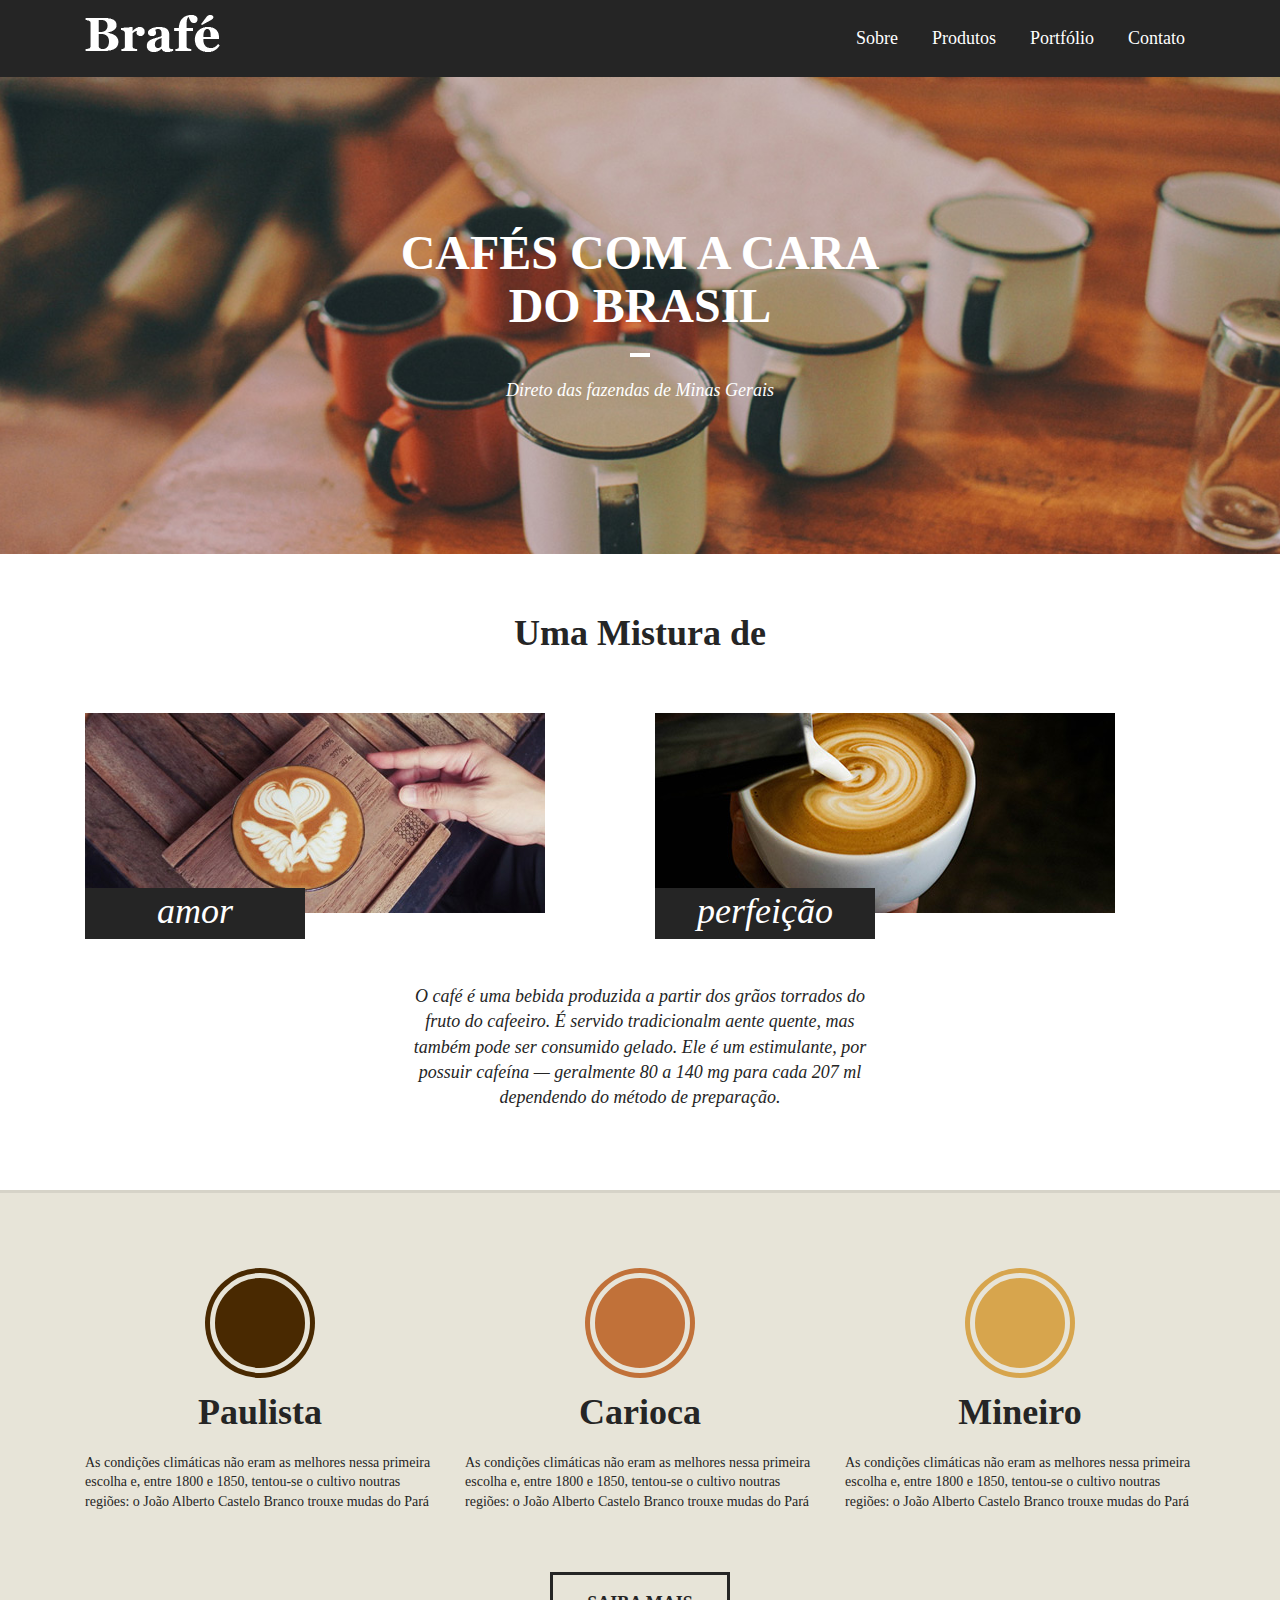
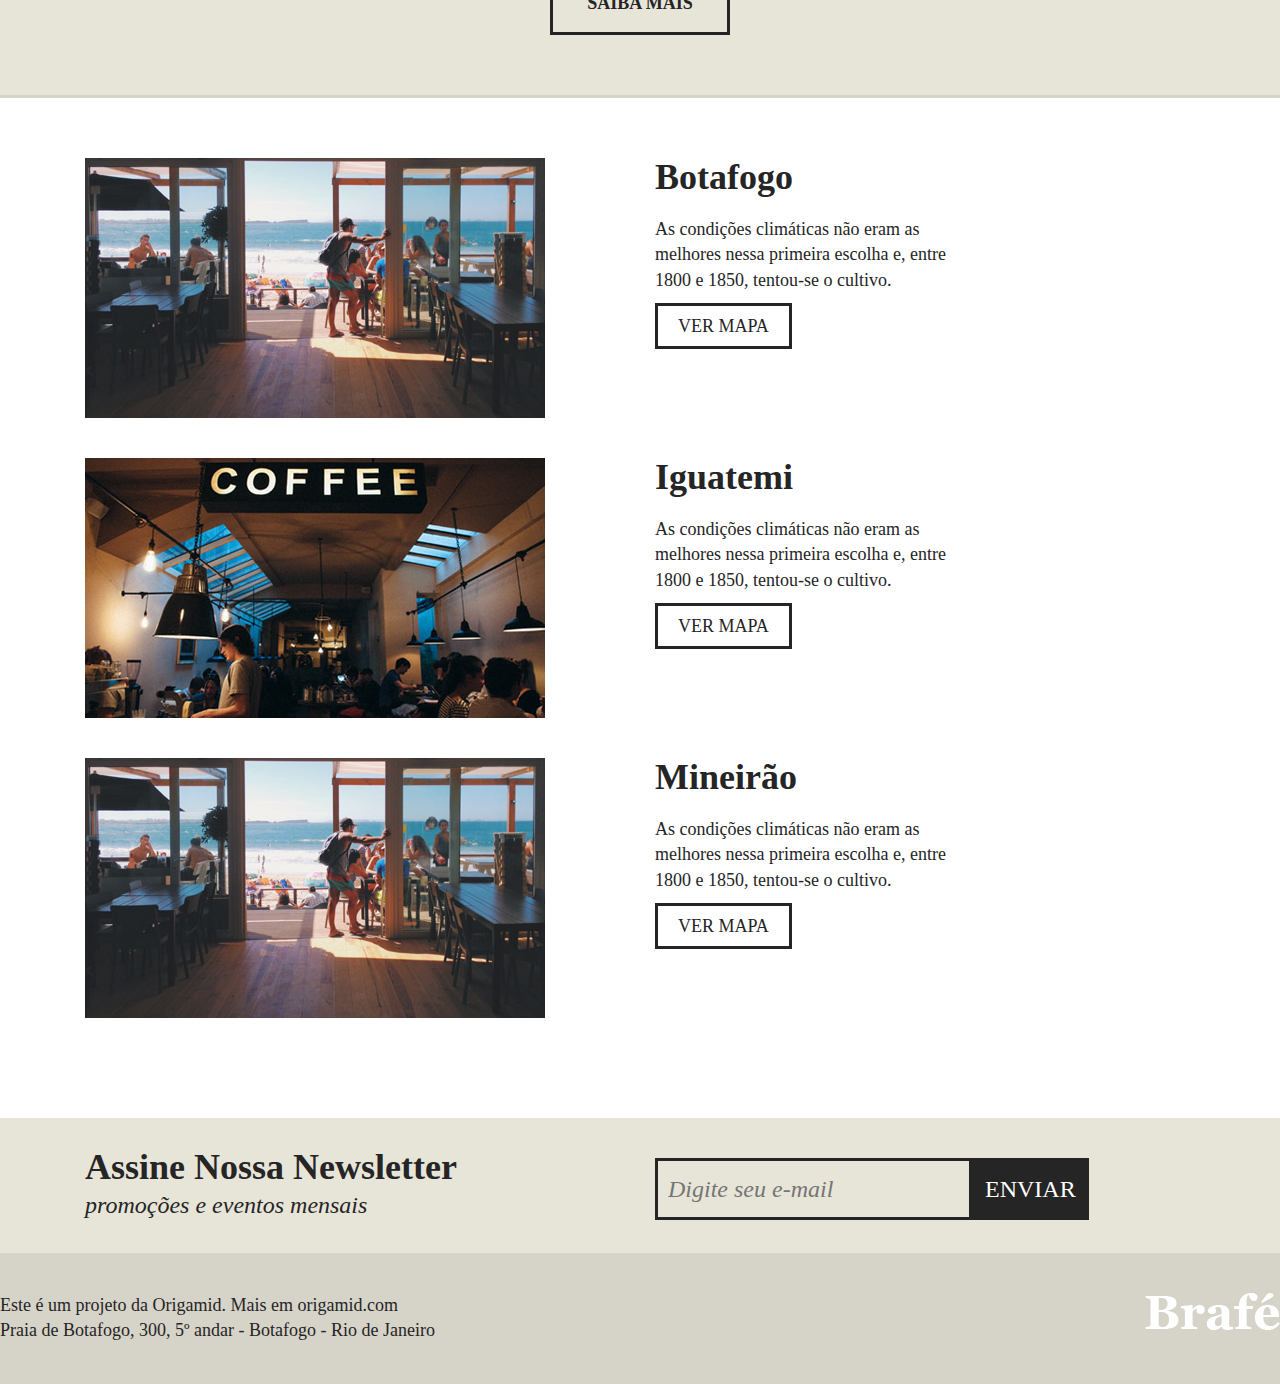
<file: brafe-1-bootstrap/index.html>
<!DOCTYPE html>
<html>

<head>
	<title>Brafé 1</title>
	<meta charset="utf-8">
	<meta name="viewport" content="width=device-width, initial-scale=1, shrink-to-fit=no">
	<link rel="stylesheet" type="text/css" href="css/bootstrap.min.css">
	<link rel="stylesheet" type="text/css" href="css/style.css">
</head>

<body>

	<header class="menu">
		<div class="container">
			<div class="row">
				<a class="menu-logo col-md-4" href="#"><img src="img/brafe.png" alt="Brafé"></a>
				<nav class="menu-nav col-md-8">
					<ul>
						<li><a href="#">Sobre</a></li>
						<li><a href="#">Produtos</a></li>
						<li><a href="#">Portfólio</a></li>
						<li><a href="#">Contato</a></li>
					</ul>
				</nav>
			</div>
		</div>
	</header>

	<main class="intro">
		<h1>Cafés com a cara<br>do Brasil</h1>
		<p>Direto das fazendas de Minas Gerais</p>
	</main>

	<section class="sobre container">
		<h2>Uma Mistura de</h2>
		<div class="row">
			<div class="sobre-item col-sm">
				<img src="img/cafe-1.jpg">
				<h3>amor</h3>
			</div>
			<div class="sobre-item col-sm">
				<img src="img/cafe-2.jpg">
				<h3>perfeição</h3>
			</div>
		</div>
		<p>O café é uma bebida produzida a partir dos grãos torrados do fruto do cafeeiro. É servido tradicionalm
			aente quente, mas também pode ser consumido gelado. Ele é um estimulante, por possuir cafeína — geralmente
			80 a 140 mg para cada 207 ml dependendo do método de preparação.</p>
	</section>

	<section class="produtos">
		<div class="container">
			<div class="row">
				<div class="produtos-item col-sm">
					<h2 class="produtos-paulista">Paulista</h2>
					<p>As condições climáticas não eram as melhores nessa primeira escolha e, entre 1800 e 1850,
						tentou-se o
						cultivo noutras regiões: o João Alberto Castelo Branco trouxe mudas do Pará</p>
				</div>
				<div class="produtos-item col-sm">
					<h2 class="produtos-carioca">Carioca</h2>
					<p>As condições climáticas não eram as melhores nessa primeira escolha e, entre 1800 e 1850,
						tentou-se o
						cultivo noutras regiões: o João Alberto Castelo Branco trouxe mudas do Pará</p>
				</div>
				<div class="produtos-item col-sm">
					<h2 class="produtos-mineiro">Mineiro</h2>
					<p>As condições climáticas não eram as melhores nessa primeira escolha e, entre 1800 e 1850,
						tentou-se o
						cultivo noutras regiões: o João Alberto Castelo Branco trouxe mudas do Pará</p>
				</div>
			</div>
			<a class="produtos-btn" href="#">Saiba Mais</a>
		</div>
	</section>

	<section class="locais container">
		<div class="locais-item row">
			<div class="col-sm">
				<img src="img/botafogo.jpg" alt="Brafé unidade Botafogo">
			</div>
			<div class="col-sm">
				<h2>Botafogo</h2>
				<p>As condições climáticas não eram as melhores nessa primeira escolha e, entre 1800 e 1850, tentou-se o
					cultivo.</p>
				<a href="#">Ver Mapa</a>
			</div>
		</div>

		<div class="locais-item row">
			<div class="col-sm">
				<img src="img/iguatemi.jpg" alt="Brafé unidade Iguatemi">
			</div>
			<div class="col-sm">
				<h2>Iguatemi</h2>
				<p>As condições climáticas não eram as melhores nessa primeira escolha e, entre 1800 e 1850, tentou-se o
					cultivo.</p>
				<a href="#">Ver Mapa</a>
			</div>
		</div>

		<div class="locais-item row">
			<div class="col-sm">
				<img src="img/botafogo.jpg" alt="Brafé unidade Mineirão">
			</div>
			<div class="col-sm">
				<h2>Mineirão</h2>
				<p>As condições climáticas não eram as melhores nessa primeira escolha e, entre 1800 e 1850, tentou-se o
					cultivo.</p>
				<a href="#">Ver Mapa</a>
			</div>
		</div>
	</section>

	<section class="assine">
		<div class="container">
			<div class="row">
				<div class="assine-info col-sm">
					<h2>Assine Nossa Newsletter</h2>
					<p>promoções e eventos mensais</p>
				</div>
				<form class="col-sm">
					<label>E-mail</label>
					<input type="text" placeholder="Digite seu e-mail">
					<button type="submit">Enviar</button>
				</form>
			</div>
		</div>
	</section>

	<footer class="footer">
		<div class="container"></div>
		<div class="row">
			<p class="col-sm-8">Este é um projeto da Origamid. Mais em origamid.com<br>Praia de Botafogo, 300, 5º andar
				-
				Botafogo - Rio
				de Janeiro</p>
			<div class="col-sm">
				<img src="img/brafe.png" alt="Brafé">
			</div>
		</div>
		</div>
	</footer>

</body>

</html>
</file>
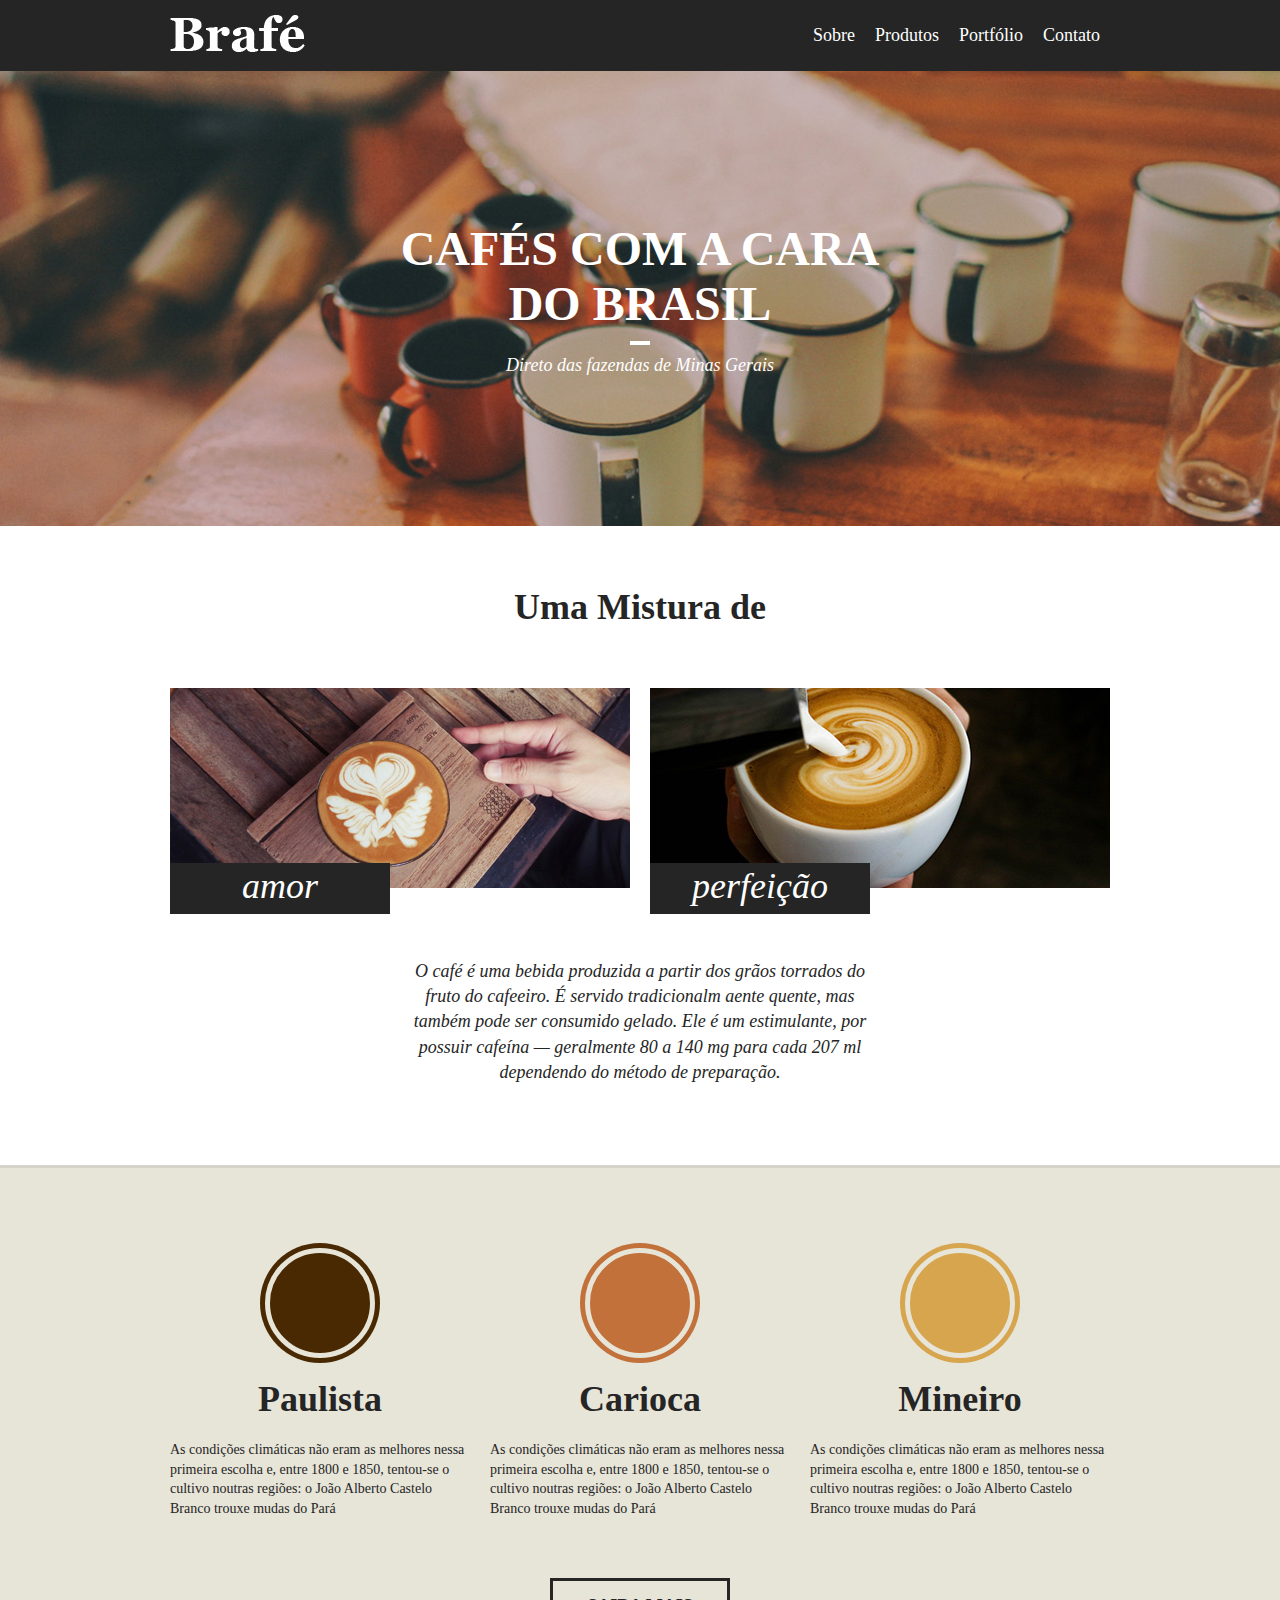
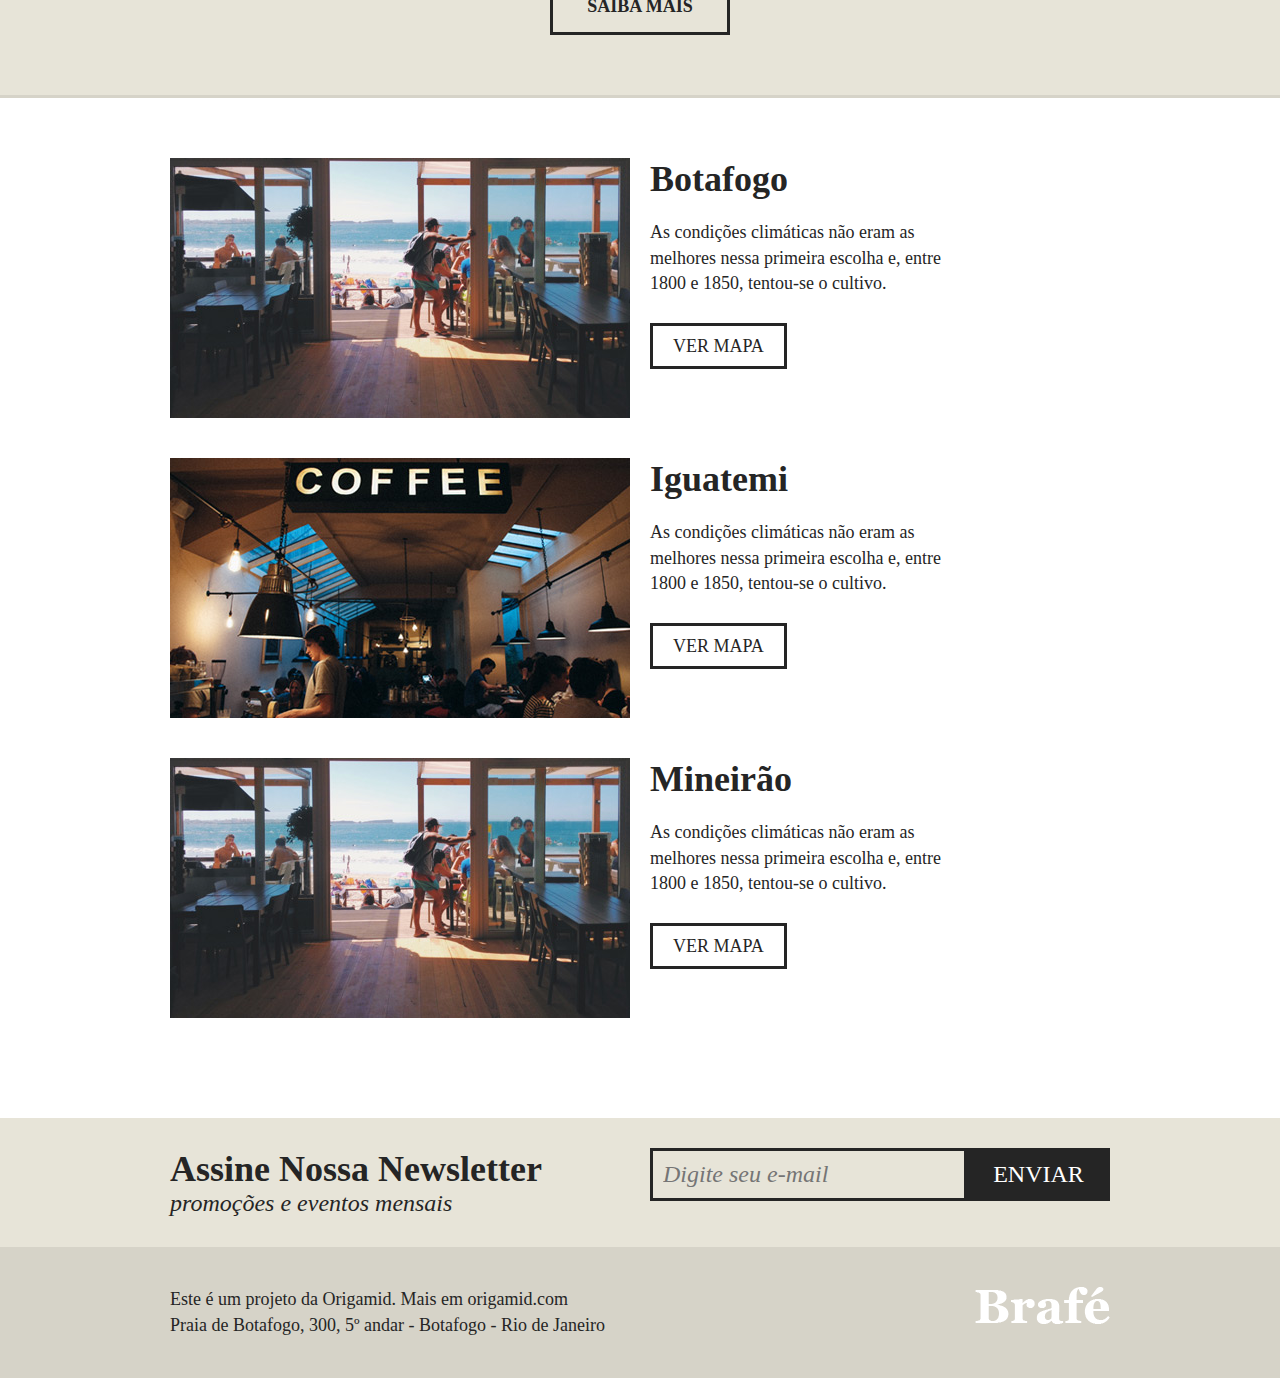
<file: brafe-1-flexbox/index.html>
<!DOCTYPE html>
<html>

<head>
	<title>Brafé 1</title>
	<meta charset="utf-8">
	<meta name="viewport" content="width=device-width, initial-scale=1, shrink-to-fit=no">
	<link rel="stylesheet" type="text/css" href="css/style.css">
</head>

<body>

	<header class="menu">
		<div class="container">
			<a class="menu-logo" href="#"><img src="img/brafe.png" alt="Brafé"></a>
			<nav class="menu-nav">
				<ul>
					<li><a href="#">Sobre</a></li>
					<li><a href="#">Produtos</a></li>
					<li><a href="#">Portfólio</a></li>
					<li><a href="#">Contato</a></li>
				</ul>
			</nav>
		</div>
	</header>

	<main class="intro">
		<h1>Cafés com a cara<br>do Brasil</h1>
		<p>Direto das fazendas de Minas Gerais</p>
	</main>

	<section class="sobre">
		<h2>Uma Mistura de</h2>
		<div class="container">
			<div class="sobre-item">
				<img src="img/cafe-1.jpg">
				<h3>amor</h3>
			</div>
			<div class="sobre-item">
				<img src="img/cafe-2.jpg">
				<h3>perfeição</h3>
			</div>
		</div>
		<p>O café é uma bebida produzida a partir dos grãos torrados do fruto do cafeeiro. É servido tradicionalm
			aente quente, mas também pode ser consumido gelado. Ele é um estimulante, por possuir cafeína — geralmente
			80 a 140 mg para cada 207 ml dependendo do método de preparação.</p>
	</section>

	<section class="produtos">
		<div class="container">
			<div class="produtos-item">
				<h2 class="produtos-paulista">Paulista</h2>
				<p>As condições climáticas não eram as melhores nessa primeira escolha e, entre 1800 e 1850, tentou-se o
					cultivo noutras regiões: o João Alberto Castelo Branco trouxe mudas do Pará</p>
			</div>
			<div class="produtos-item">
				<h2 class="produtos-carioca">Carioca</h2>
				<p>As condições climáticas não eram as melhores nessa primeira escolha e, entre 1800 e 1850, tentou-se o
					cultivo noutras regiões: o João Alberto Castelo Branco trouxe mudas do Pará</p>
			</div>
			<div class="produtos-item">
				<h2 class="produtos-mineiro">Mineiro</h2>
				<p>As condições climáticas não eram as melhores nessa primeira escolha e, entre 1800 e 1850, tentou-se o
					cultivo noutras regiões: o João Alberto Castelo Branco trouxe mudas do Pará</p>
			</div>
		</div>
		<a class="produtos-btn" href="#">Saiba Mais</a>
	</section>

	<section class="locais">
		<div class="locais-item container">
			<div class="locais-img">
				<img src="img/botafogo.jpg" alt="Brafé unidade Botafogo">
			</div>
			<div class="locais-info">
				<h2>Botafogo</h2>
				<p>As condições climáticas não eram as melhores nessa primeira escolha e, entre 1800 e 1850, tentou-se o
					cultivo.</p>
				<a href="#">Ver Mapa</a>
			</div>
		</div>

		<div class="locais-item container">
			<div class="locais-img">
				<img src="img/iguatemi.jpg" alt="Brafé unidade Iguatemi">
			</div>
			<div class="locais-info">
				<h2>Iguatemi</h2>
				<p>As condições climáticas não eram as melhores nessa primeira escolha e, entre 1800 e 1850, tentou-se o
					cultivo.</p>
				<a href="#">Ver Mapa</a>
			</div>
		</div>

		<div class="locais-item container">
			<div class="locais-img">
				<img src="img/botafogo.jpg" alt="Brafé unidade Mineirão">
			</div>
			<div class="locais-info">
				<h2>Mineirão</h2>
				<p>As condições climáticas não eram as melhores nessa primeira escolha e, entre 1800 e 1850, tentou-se o
					cultivo.</p>
				<a href="#">Ver Mapa</a>
			</div>
		</div>

	</section>

	<section class="assine">
		<div class="container">
			<div class="assine-info">
				<h2>Assine Nossa Newsletter</h2>
				<p>promoções e eventos mensais</p>
			</div>
			<form>
				<label>E-mail</label>
				<input type="text" placeholder="Digite seu e-mail">
				<button type="submit">Enviar</button>
			</form>
		</div>
	</section>

	<footer class="footer">
		<div class="container">
			<p>Este é um projeto da Origamid. Mais em origamid.com<br>Praia de Botafogo, 300, 5º andar - Botafogo - Rio
				de Janeiro</p>
			<div class="footer-img">
				<img src="img/brafe.png" alt="Brafé">
			</div>
		</div>
	</footer>

</body>

</html>
</file>
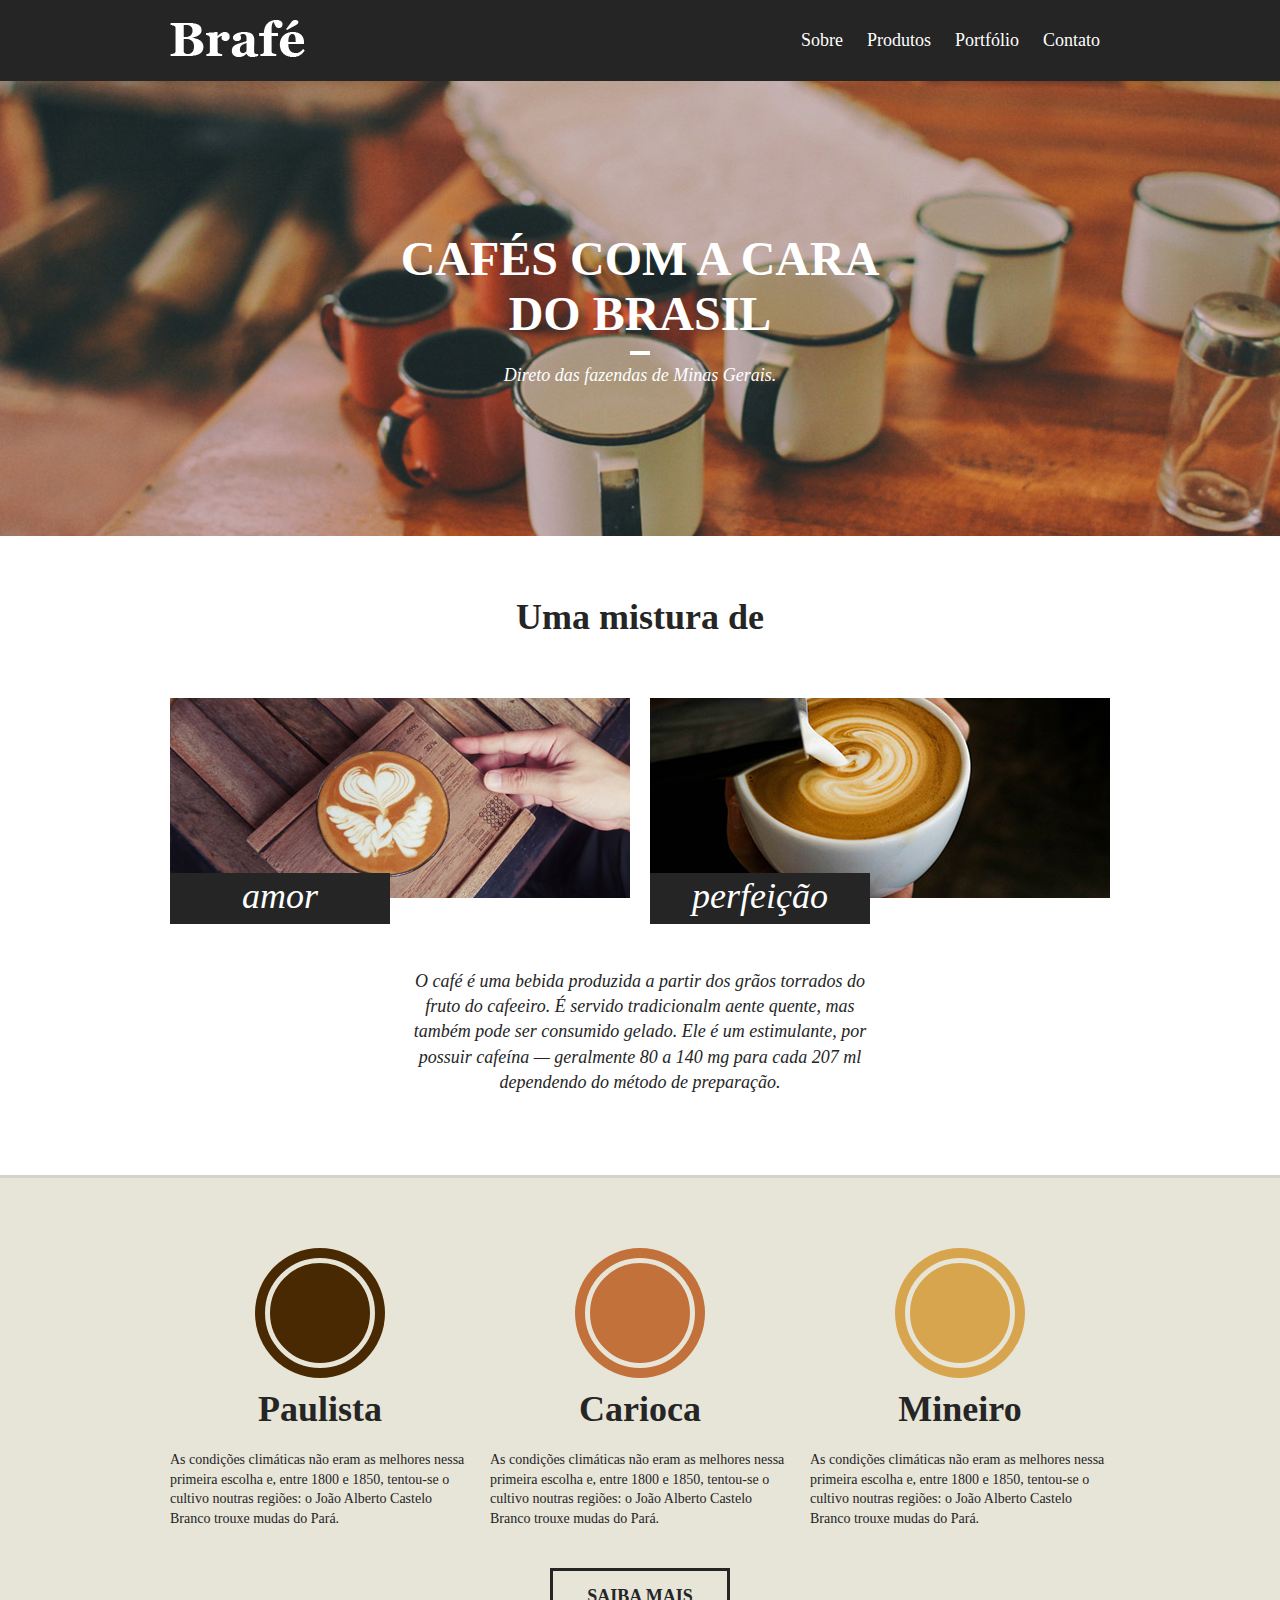
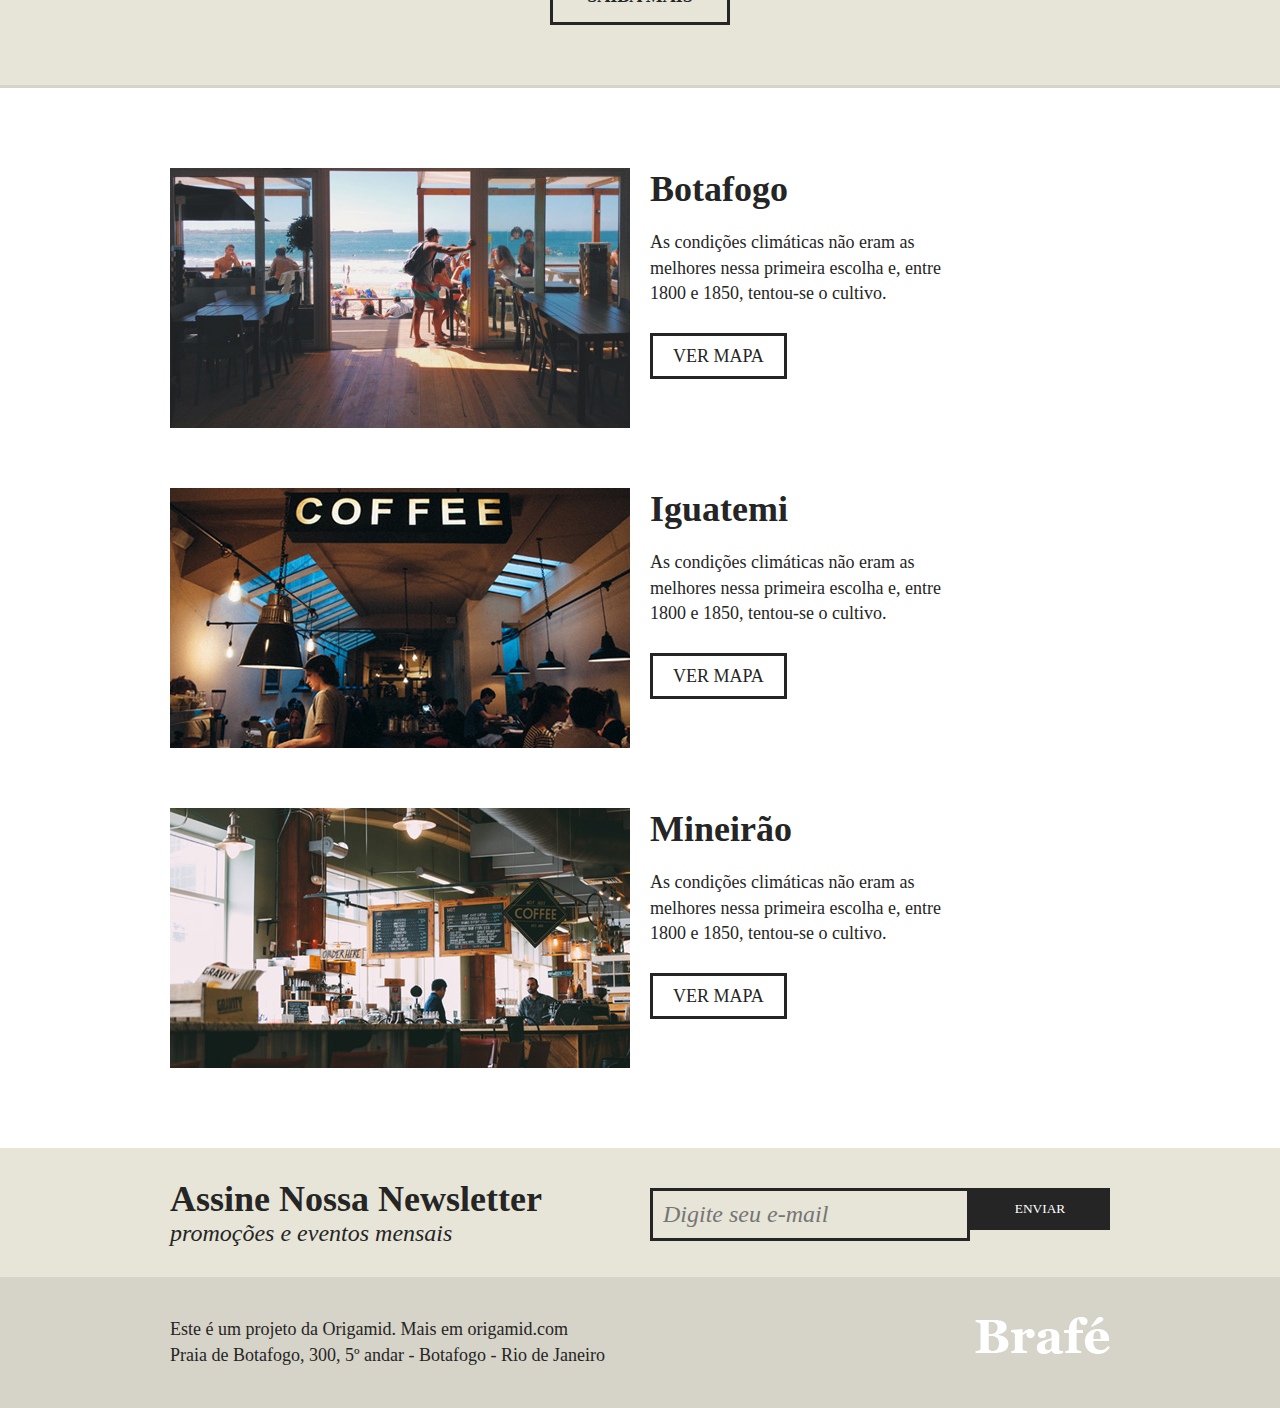
<file: brafe-1-puro/index.html>
<!DOCTYPE html>
<html>

<head>
    <title>Brafé 1</title>
    <meta charset="utf-8">
    <meta name="viewport" content="width=device=width, initial-scale=1, shrink-to-fit=no">
    <link rel="stylesheet" type="text/css" href="css/style.css">
</head>

<body>
    <header class="menu">
        <div class="menu-container">
            <a class="menu-logo" href="#"><img src="img/brafe.png" alt="Brafé"></a>
            <nav class="menu-nav">
                <ul>
                    <li><a href="#">Sobre</a></li>
                    <li><a href="#">Produtos</a></li>
                    <li><a href="#">Portfólio</a></li>
                    <li><a href="#">Contato</a></li>
                </ul>
            </nav>
        </div>
    </header>

    <main class="intro">
        <h1>Cafés com a cara <br>do Brasil</h1>
        <p>Direto das fazendas de Minas Gerais.</p>
    </main>

    <section class="sobre">
        <h2>Uma mistura de</h2>
        <div class="sobre-container">
            <div class="sobre-item">
                <img src="img/cafe-1.jpg">
                <h3>amor</h3>
            </div>
            <div class="sobre-item">
                <img src="img/cafe-2.jpg">
                <h3>perfeição</h3>
            </div>
        </div>
        <p>
            O café é uma bebida produzida a partir dos grãos torrados do fruto do cafeeiro. É servido tradicionalm
            aente quente, mas também pode ser consumido gelado. Ele é um estimulante, por possuir cafeína — geralmente
            80 a 140 mg para cada 207 ml dependendo do método de preparação.
        </p>
    </section>

    <section class="produtos">
        <div class="produtos-container">
            <div class="produtos-item">
                <h2 class="produtos-paulista">Paulista</h2>
                <p>As condições climáticas não eram as melhores nessa primeira escolha e, entre 1800 e 1850, tentou-se o
                    cultivo noutras regiões: o João Alberto Castelo Branco trouxe mudas do Pará.</p>
            </div>
            <div class="produtos-item">
                <h2 class="produtos-carioca">Carioca</h2>
                <p>As condições climáticas não eram as melhores nessa primeira escolha e, entre 1800 e 1850, tentou-se o
                    cultivo noutras regiões: o João Alberto Castelo Branco trouxe mudas do Pará.</p>
            </div>
            <div class="produtos-item">
                <h2 class="produtos-mineiro">Mineiro</h2>
                <p>As condições climáticas não eram as melhores nessa primeira escolha e, entre 1800 e 1850, tentou-se o
                    cultivo noutras regiões: o João Alberto Castelo Branco trouxe mudas do Pará.</p>
            </div>
        </div>
        <a class="produtos-btn" href="#">Saiba mais</a>

    </section>

    <section class="locais">
        <div class="locais-item">
            <img src="img/botafogo.jpg" alt="Brafé unidade Botafogo">
            <div>
                <h2>Botafogo</h2>
                <p>As condições climáticas não eram as melhores nessa primeira escolha e, entre 1800 e 1850, tentou-se o
                    cultivo.</p>
                <a href="#">Ver Mapa</a>
            </div>
        </div>

        <div class="locais-item">
            <img src="img/iguatemi.jpg" alt="Brafé unidade Iguatemi">
            <div>
                <h2>Iguatemi</h2>
                <p>As condições climáticas não eram as melhores nessa primeira escolha e, entre 1800 e 1850, tentou-se o
                    cultivo.</p>
                <a href="#">Ver Mapa</a>
            </div>
        </div>

        <div class="locais-item">
            <img src="img/mineirao.jpg" alt="Brafé unidade Mineirão">
            <div>
                <h2>Mineirão</h2>
                <p>As condições climáticas não eram as melhores nessa primeira escolha e, entre 1800 e 1850, tentou-se o
                    cultivo.</p>
                <a href="#">Ver Mapa</a>
            </div>
        </div>
    </section>

    <section class="assine">
        <div class="assine-container">
            <div class="assine-info">
                <h2>Assine Nossa Newsletter</h2>
                <p>promoções e eventos mensais</p>
            </div>
            <form>
                <label>E-mail</label>
                <input type="email" placeholder="Digite seu e-mail">
                <button type="submit">Enviar</button>
            </form>
        </div>
    </section>

    <footer class="footer">
        <div class="footer-container">
            <p>Este é um projeto da Origamid. Mais em origamid.com <br>Praia de Botafogo, 300, 5º andar - Botafogo - Rio
                de Janeiro</p>
            <img src="img/brafe.png" alt="Brafé">
        </div>
    </footer>
</body>

</html>
</file>
<file: brafe-1-bootstrap/css/style.css>
/* Reset */

body, h1, h2, h3, p, ul {
	padding: 0px;
	margin: 0px;
}

body {
	font-family: Georgia, serif;
	color: #252525;
}

* {
	box-sizing: border-box;
}

img {
	display: block;
	max-width: 100%;
}

/* Menu */

.menu {
	background: #252525;
	padding: 15px 0px;
}

.menu-nav a {
	text-decoration: none;
	color: #fff;
	font-size: 1.125em;
}

.menu-nav ul {
	float: right;
	list-style: none;
}

.menu-nav ul li {
	display: inline-block;
}

.menu-nav ul li a {
	display: inline-block;
	padding: 10px;
	margin-left: 10px;
}

@media (max-width: 768px) {
	.menu-nav ul {
		float: none;
	}
	.menu-nav ul li a {
		padding-left: 0px;
		margin-left: 0px;
	}
}

/* Intro */

.intro {
	background: url('../img/bg-intro.jpg') no-repeat center center;
	background-size: cover;
	color: #fff;
	padding: 150px 0;
	text-align: center;
}

.intro h1 {
	text-transform: uppercase;
	font-size: 3em;
	font-weight: bold;
}

.intro h1::after {
	content: '';
	display: block;
	width: 20px;
	height: 4px;
	background: #fff;
	margin: 20px auto;
}

.intro p {
	font-style: italic;
	font-size: 1.125em;
}

@media (max-width: 768px) {
	.intro {
		padding: 60px 0px;
	}
}

/* Sobre */

.sobre {
	padding-top: 60px;
	padding-bottom: 60px;
}

.sobre h2 {
	font-size: 2.25em;
	text-align: center;
	margin-bottom: 60px;
	font-weight: bold;
}

.sobre-item h3 {
	font-size: 2.25em;
	line-height: 1em;
	background: #252525;
	color: #fff;
	font-style: italic;
	font-weight: normal;
	text-align: center;
	position: relative;
	width: 220px;
	padding: 5px 0 10px 0;
	top: -25px;
}

.sobre > p {
	font-size: 1.125em;
	line-height: 1.4em;
	font-style: italic;
	max-width: 460px;
	text-align: center;
	margin: 20px auto;
}

/* Produtos */

.produtos {
	background: #e7e4d8;
	border-top: 3px solid #d6d3c8;
	border-bottom: 3px solid #d6d3c8;
	padding-top: 60px;
	padding-bottom: 60px;
}

.produtos-item {
	margin-bottom: 40px;
}

.produtos-item h2 {
	font-size: 2.25em;
	text-align: center;
	margin-bottom: 20px;
	font-weight: bold;
}

.produtos-item h2::before {
	content: '';
	display: block;
	width: 100px;
	height: 100px;
	background: currentColor;
	border-radius: 50%;
	border: 5px solid #e7e4d8;
	box-shadow: 0 0 0 5px currentColor;
	margin: 20px auto;
}

h2.produtos-paulista::before {
	color: #492901;
}

h2.produtos-carioca::before {
	color: #c17139;
}

h2.produtos-mineiro::before {
	color: #d7a54d;
}

.produtos-item p {
	font-size: 0.875em;
	line-height: 1.4em;
}

.produtos-btn {
	border: 3px solid #252525;
	color: #252525;
	text-decoration: none;
	text-align: center;
	font-size: 1.125em;
	font-weight: bold;
	text-transform: uppercase;
	width: 180px;
	display: block;
	margin: 20px auto 0 auto;
	padding: 15px 0;
}

.produtos-btn:hover {
	text-decoration: none;
	color: #C17139;
	border-color: #C17139;
}

/* Locais */

.locais {
	padding-top: 60px;
	padding-bottom: 60px;
}

.locais-item {
	margin-bottom: 40px;
}

.locais-item h2 {
	font-size: 2.25em;
	margin-bottom: 20px;
	font-weight: bold;
}

.locais-item p {
	font-size: 1.125em;
	line-height: 1.4em;
	max-width: 320px;
	margin-bottom: 20px;
}

.locais-item a {
	font-size: 1.125em;
	text-transform: uppercase;
	text-decoration: none;
	border: 3px solid;
	color: #252525;
	padding: 10px 20px;
}

/* Assine */

.assine {
	background: #e7e4d8;
	padding-top: 30px;
	padding-bottom: 30px;
}

.assine-info h2 {
	font-size: 2.25em;
	font-weight: bold;
}

.assine-info p {
	font-size: 1.5em;
	font-style: italic;
}

.assine form label {
	display: none;
}

.assine form {
	margin-top: 10px;
	display: flex;
	flex-wrap: wrap;
	align-content: flex-start;
}

.assine input {
	border: 3px solid #252525;
	background: none;
	font-size: 1.5em;
	font-style: italic;
	font-family: Georgia, serif;
	align-self: flex-start;
	padding: 10px;
}

.assine button {
	background: #252525;
	border: none;
	font-family: Georgia, serif;
	text-transform: uppercase;
	font-size: 1.5em;
	color: #fff;
	cursor: pointer;
	align-self: flex-start;
	padding: 13px;
}

/*Footer*/

.footer {
	background: #d6d3c8;
	padding-top: 40px;
	padding-bottom: 40px;
}

.footer p {
	font-size: 1.125em;
	line-height: 1.4em;
}

.footer img {
	float: right;
}

@media (max-width: 768px) {
	.footer img {
		float: none;
		margin-top: 20px;
	}
}
</file>
<file: brafe-1-flexbox/css/style.css>
/* Reset */

body, h1, h2, h3, p, ul {
	padding: 0px;
	margin: 0px;
}

body {
	font-family: Georgia, serif;
	color: #252525;
}

* {
	box-sizing: border-box;
}

.container {
	display: flex;
	max-width: 960px;
	margin: auto;
}

@media (max-width: 739px) {
	.container {
		flex-direction: column;
		max-width: 300px;
	}
}

/* Menu */

.menu {
	background: #252525;
	padding: 15px 0;
}

.menu-nav a {
	text-decoration: none;
	color: #fff;
	font-size: 1.125em;
}

.menu-nav {
	flex: 1;
	align-self: center;
	margin: 0 10px;
}

.menu-logo {
	margin: 0 10px;
}

.menu-nav ul {
	float: right;
	display: flex;
	list-style: none;
}

.menu-nav ul li a {
	padding: 10px;
}

@media (max-width: 739px) {
	.menu-nav p {
		margin: 0px;
	}
	.menu-logo {
		margin: 0px;
	}
	.menu-nav ul li a {
		padding-left: 0px;
	}
}

/* Intro */

.intro {
	background: url('../img/bg-intro.jpg') no-repeat center center;
	background-size: cover;
	color: #fff;
	padding: 150px 0;
	text-align: center;
}

.intro h1 {
	text-transform: uppercase;
	font-size: 3em;
}

.intro h1::after {
	content: '';
	display: block;
	width: 20px;
	height: 4px;
	background: #fff;
	margin: 10px auto;
}

.intro p {
	font-style: italic;
	font-size: 1.125em;
}

@media (max-width: 739px) {
	.intro {
		padding: 60px 0;
	}
}

/* Sobre */

.sobre {
	padding: 60px 0;
}

.sobre h2 {
	font-size: 2.25em;
	text-align: center;
	margin-bottom: 60px;
}

.sobre-item {
	flex: 1;
	margin: 0 10px;
}

.sobre-item img {
	display: block;
	max-width: 100%;
}

.sobre-item h3 {
	font-size: 2.25em;
	line-height: 1em;
	background: #252525;
	color: #fff;
	font-style: italic;
	font-weight: normal;
	text-align: center;
	position: relative;
	width: 220px;
	padding: 5px 0 10px 0;
	top: -25px;
}

.sobre>p {
	font-size: 1.125em;
	line-height: 1.4em;
	font-style: italic;
	margin: 20px auto;
	max-width: 460px;
	text-align: center;
}

@media (max-width: 739px) {
	.sobre-item {
		margin-left: 0px;
		margin-right: 0px;
	}
}

/* Produtos */

.produtos {
	background: #e7e4d8;
	border-top: 3px solid #d6d3c8;
	border-bottom: 3px solid #d6d3c8;
	padding: 60px 0;
}

.produtos-item h2 {
	font-size: 2.25em;
	text-align: center;
	margin-bottom: 20px;
}

.produtos-item h2::before {
	content: '';
	display: block;
	width: 100px;
	height: 100px;
	background: currentColor;
	border-radius: 50%;
	border: 5px solid #e7e4d8;
	box-shadow: 0 0 0 5px currentColor;
	margin: 20px auto;
}

h2.produtos-paulista::before {
	color: #492901;
}

h2.produtos-carioca::before {
	color: #c17139;
}

h2.produtos-mineiro::before {
	color: #d7a54d;
}

.produtos-item {
	flex: 1;
	margin: 0 10px 40px 10px;
}

.produtos-item p {
	font-size: 0.875em;
	line-height: 1.4em;
}

.produtos-btn {
	border: 3px solid #252525;
	color: #252525;
	text-decoration: none;
	text-align: center;
	font-size: 1.125em;
	font-weight: bold;
	text-transform: uppercase;
	display: block;
	width: 180px;
	padding: 15px 0;
	margin: 20px auto 0 auto;
}

@media (max-width: 739px) {
	.produtos-item {
		margin-left: 0px;
		margin-right: 0px;
	}
}

/* Locais */

.locais {
	padding: 60px 0;
}

.locais-item {
	margin-bottom: 40px;
}

.locais-img, .locais-info {
	flex: 1;
	margin: 0 10px;
}

.locais-img img {
	display: block;
	max-width: 100%;
}

.locais-item h2 {
	font-size: 2.25em;
	margin-bottom: 20px;
}

.locais-item p {
	font-size: 1.125em;
	line-height: 1.4em;
	max-width: 320px;
	margin-bottom: 40px;
}

.locais-item a {
	font-size: 1.125em;
	text-transform: uppercase;
	text-decoration: none;
	border: 3px solid;
	color: #252525;
	padding: 10px 20px;
}

@media (max-width: 739px) {
	.locais-img, .locais-info {
		margin-left: 0px;
		margin-right: 0px;
	}
}

/* Assine */

.assine {
	background: #e7e4d8;
	padding: 30px 0;
}

.assine-info {
	flex: 1;
	margin: 0 10px;
}

.assine-info h2 {
	font-size: 2.25em;
}

.assine-info p {
	font-size: 1.5em;
	font-style: italic;
}

.assine form {
	flex: 1;
	margin: 0 10px;
	display: flex;
	flex-wrap: wrap;
	align-content: flex-start;
}

.assine form label {
	display: none;
}

.assine input {
	flex: 1;
	align-self: flex-start;
	padding: 10px;
	border: 3px solid #252525;
	background: none;
	font-size: 1.5em;
	font-style: italic;
	font-family: Georgia, serif;
}

.assine button {
	flex: 1;
	align-self: flex-start;
	padding: 13px;
	background: #252525;
	border: none;
	font-family: Georgia, serif;
	text-transform: uppercase;
	font-size: 1.5em;
	color: #fff;
	cursor: pointer;
}

@media (max-width: 739px) {
	.assine-info {
		margin: 0 0 20px 0;
	}
	.assine button {
		margin: 0px;
	}
}

/*Footer*/

.footer {
	padding: 40px 0;
	background: #d6d3c8;
}

.footer p {
	font-size: 1.125em;
	line-height: 1.4em;
	margin: 0 10px;
	flex: 1;
}

.footer-img {
	margin: 0 10px;
}

@media (max-width: 739px) {
	.footer-img, .footer p {
		margin: 10px 0px;
	}
}
</file>
<file: brafe-1-puro/css/style.css>
/* 
Breakpoints 

960

740

*/

/* Reset */

body, h1, h2, h3, p, ul {
    padding: 0px;
    margin: 0px;
}

body {
    font-family: Georgia, serif;
    color: #252525;
}

* {
    box-sizing: border-box;
}

/* Menu */

.menu {
    background: #252525;
    padding: 20px 0;
}

.menu-container {
    max-width: 960px;
    margin: 0 auto;
}

.menu-container::after, .menu-container::before {
    content: '';
    display: table;
    clear: both;
}

a.menu-logo {
    display: block;
    float: left;
    margin-left: 10px;
}

.menu-nav {
    float: right;
    margin-right: 10px;
}

.menu-nav li {
    display: inline-block;
}

.menu-nav a {
    display: block;
    padding: 10px;
    text-decoration: none;
    color: #FFF;
    font-size: 1.125em;
}

@media only screen and (max-width: 739px) {
    .menu {
        text-align: center;
    }
    a.menu-logo {
        float: none;
        margin: 0 auto;
    }
    .menu-nav {
        float: none;
        clear: both;
    }
}

/* Introdução */

.intro {
    background: url('../img/bg-intro.jpg') no-repeat center center;
    background-size: cover;
    padding: 150px 0;
    text-align: center;
    color: #FFF;
}

.intro h1 {
    text-transform: uppercase;
    font-size: 3em;
}

.intro h1::after {
    content: '';
    display: block;
    width: 20px;
    height: 4px;
    background: #FFF;
    margin: 10px auto;
}

.intro p {
    font-style: italic;
    font-size: 1.125em;
}

@media only screen and (max-width: 739px) {
    .intro {
        padding: 60px 0;
    }
}

/* Sobre */

.sobre {
    padding: 60px 0;
}

.sobre-container {
    max-width: 960px;
    margin: 0 auto;
}

.sobre-container::after, .sobre-container::before {
    content: '';
    display: table;
    clear: both;
}

.sobre h2 {
    text-align: center;
    font-size: 2.25em;
    margin-bottom: 60px;
}

.sobre-item {
    width: 460px;
    float: left;
    margin: 0 10px;
}

.sobre-item img {
    display: block;
    max-width: 100%;
}

.sobre-item h3 {
    font-size: 2.25em;
    background: #252525;
    line-height: 1em;
    width: 220px;
    color: #FFF;
    font-style: italic;
    font-weight: normal;
    text-align: center;
    padding: 5px 0 10px 0;
    top: -25px;
    position: relative;
}

.sobre>p {
    font-size: 1.125em;
    line-height: 1.4em;
    font-style: italic;
    text-align: center;
    margin: 20px auto;
    max-width: 460px;
}

@media only screen and (min-width: 740px) and (max-width: 980px) {
    .sobre-container {
        max-width: 720px;
    }
    .sobre-item {
        width: 340px;
    }
}

@media only screen and (max-width: 739px) {
    .sobre-container {
        max-width: 300px;
    }
    .sobre-item {
        width: 300px;
        margin: 0 auto;
    }
}

/* Produtos */

.produtos {
    background: #e7e4d8;
    padding: 60px 0;
    border-top: 3px solid #d6d3c8;
    border-bottom: 3px solid #d6d3c8;
}

.produtos-container {
    max-width: 960px;
    margin: 0 auto;
}

.produtos-container::before, .produtos-container::after {
    content: '';
    display: table;
    clear: both;
}

.produtos-item {
    width: 300px;
    float: left;
    margin: 0 10px 20px 10px;
}

.produtos-item h2 {
    text-align: center;
    font-size: 2.25em;
    margin-bottom: 20px;
}

.produtos-item h2::before {
    content: '';
    display: block;
    width: 100px;
    height: 100px;
    background: currentColor;
    border-radius: 50%;
    margin: 20px auto;
    border: 5px solid #e7e4d8;
    box-shadow: 0 0 0 10px currentColor;
}

h2.produtos-paulista::before {
    color: #492901;
}

h2.produtos-carioca::before {
    color: #c17139;
}

h2.produtos-mineiro::before {
    color: #d7a54d;
}

.produtos-item p {
    font-size: 0.875em;
    line-height: 1.4em;
}

.produtos-btn {
    width: 180px;
    border: 3px solid;
    color: #252525;
    text-decoration: none;
    display: block;
    font-size: 1.125em;
    font-weight: bold;
    text-transform: uppercase;
    text-align: center;
    padding: 15px 0;
    margin: 20px auto 0 auto;
}

@media only screen and (min-width: 740px) and (max-width: 980px) {
    .produtos-container {
        max-width: 720px;
    }
    .produtos-item {
        width: 220px;
    }
}

@media only screen and (max-width: 739px) {
    .produtos-container {
        max-width: 300px;
    }
    .produtos-item {
        margin: 0 auto 20px auto;
    }
}

/* Locais */

.locais {
    max-width: 960px;
    margin: 0 auto;
    padding: 20px 0;
}

.locais-item {
    clear: both;
    margin: 60px auto;
}

.locais-item::after, .locais-item::before {
    content: '';
    display: table;
    clear: both;
}

.locais-item img {
    width: 460px;
    display: block;
    float: left;
    margin: 0 10px;
}

.locais-item>div {
    width: 460px;
    float: left;
    margin: 0 10px;
}

.locais-item h2 {
    font-size: 2.25em;
    margin-bottom: 20px;
}

.locais-item p {
    font-size: 1.125em;
    line-height: 1.4em;
    max-width: 320px;
    margin-bottom: 40px;
}

.locais-item a {
    font-size: 1.125em;
    text-transform: uppercase;
    text-decoration: none;
    border: 3px solid;
    color: #252525;
    padding: 10px 20px;
}

@media only screen and (min-width: 740px) and (max-width: 980px) {
    .locais {
        max-width: 720px;
    }
    .locais-item>div, .locais-item img {
        width: 340px;
    }
}

@media only screen and (max-width: 739px) {
    .locais {
        max-width: 300px;
    }
    .locais-item>div, .locais-item img {
        width: 300px;
        margin: 0px;
    }
}

/* Assine */

.assine {
    background: #e7e4d8;
    padding: 30px 0;
}

.assine-container {
    max-width: 960px;
    margin: 0 auto;
}

.assine-container::after, .assine-container::before {
    content: '';
    display: table;
    clear: both;
}

.assine-info {
    width: 460px;
    margin: 0 10px;
    float: left;
}

.assine-info h2 {
    font-size: 2.25em;
}

.assine-info p {
    font-size: 1.5em;
    font-style: italic;
}

.assine form {
    width: 460px;
    margin: 10px 10px 0 10px;
    float: left;
}

.assine form label {
    display: none;
}

.assine input {
    width: 320px;
    border: 3px solid #252525;
    background: none;
    font-size: 1.5em;
    font-style: italic;
    font-family: Georgia, serif;
    padding: 10px;
    float: left;
}

.assine button {
    background: #252525;
    border: none;
    font-family: Georgia, serif;
    text-transform: uppercase;
    font-style: 1.5em;
    width: 140px;
    padding: 13px 0;
    color: #FFF;
    cursor: pointer;
}

@media only screen and (min-width: 740px) and (max-width: 980px) {
    .assine-container {
        max-width: 720px;
    }
    .assine-info, .assine form, .assine input {
        width: 340px;
    }
}

@media only screen and (max-width: 739px) {
    .assine-container {
        max-width: 300px;
    }
    .assine-info, .assine form, .assine input {
        width: 300px;
        margin: 10px 0 0 0;
    }
}

/* Footer */

.footer {
    background: #d6d3c8;
    padding: 40px 0;
}

.footer-container {
    max-width: 960px;
    margin: 0 auto;
}

.footer-container::after, .footer-container::before {
    content: '';
    display: table;
    clear: both;
}

.footer p {
    float: left;
    margin: 0 10px;
    font-size: 1.125em;
    line-height: 1.4em;
}

.footer img {
    float: right;
    margin: 0 10px;
    display: block;
}

@media only screen and (max-width: 739px) {
    .footer-container {
        max-width: 300px;
    }
    .footer p {
        float: none;
        margin: 0px;
    }
    .footer img {
        float: none;
        margin: 20px 0;
    }
}
</file>
